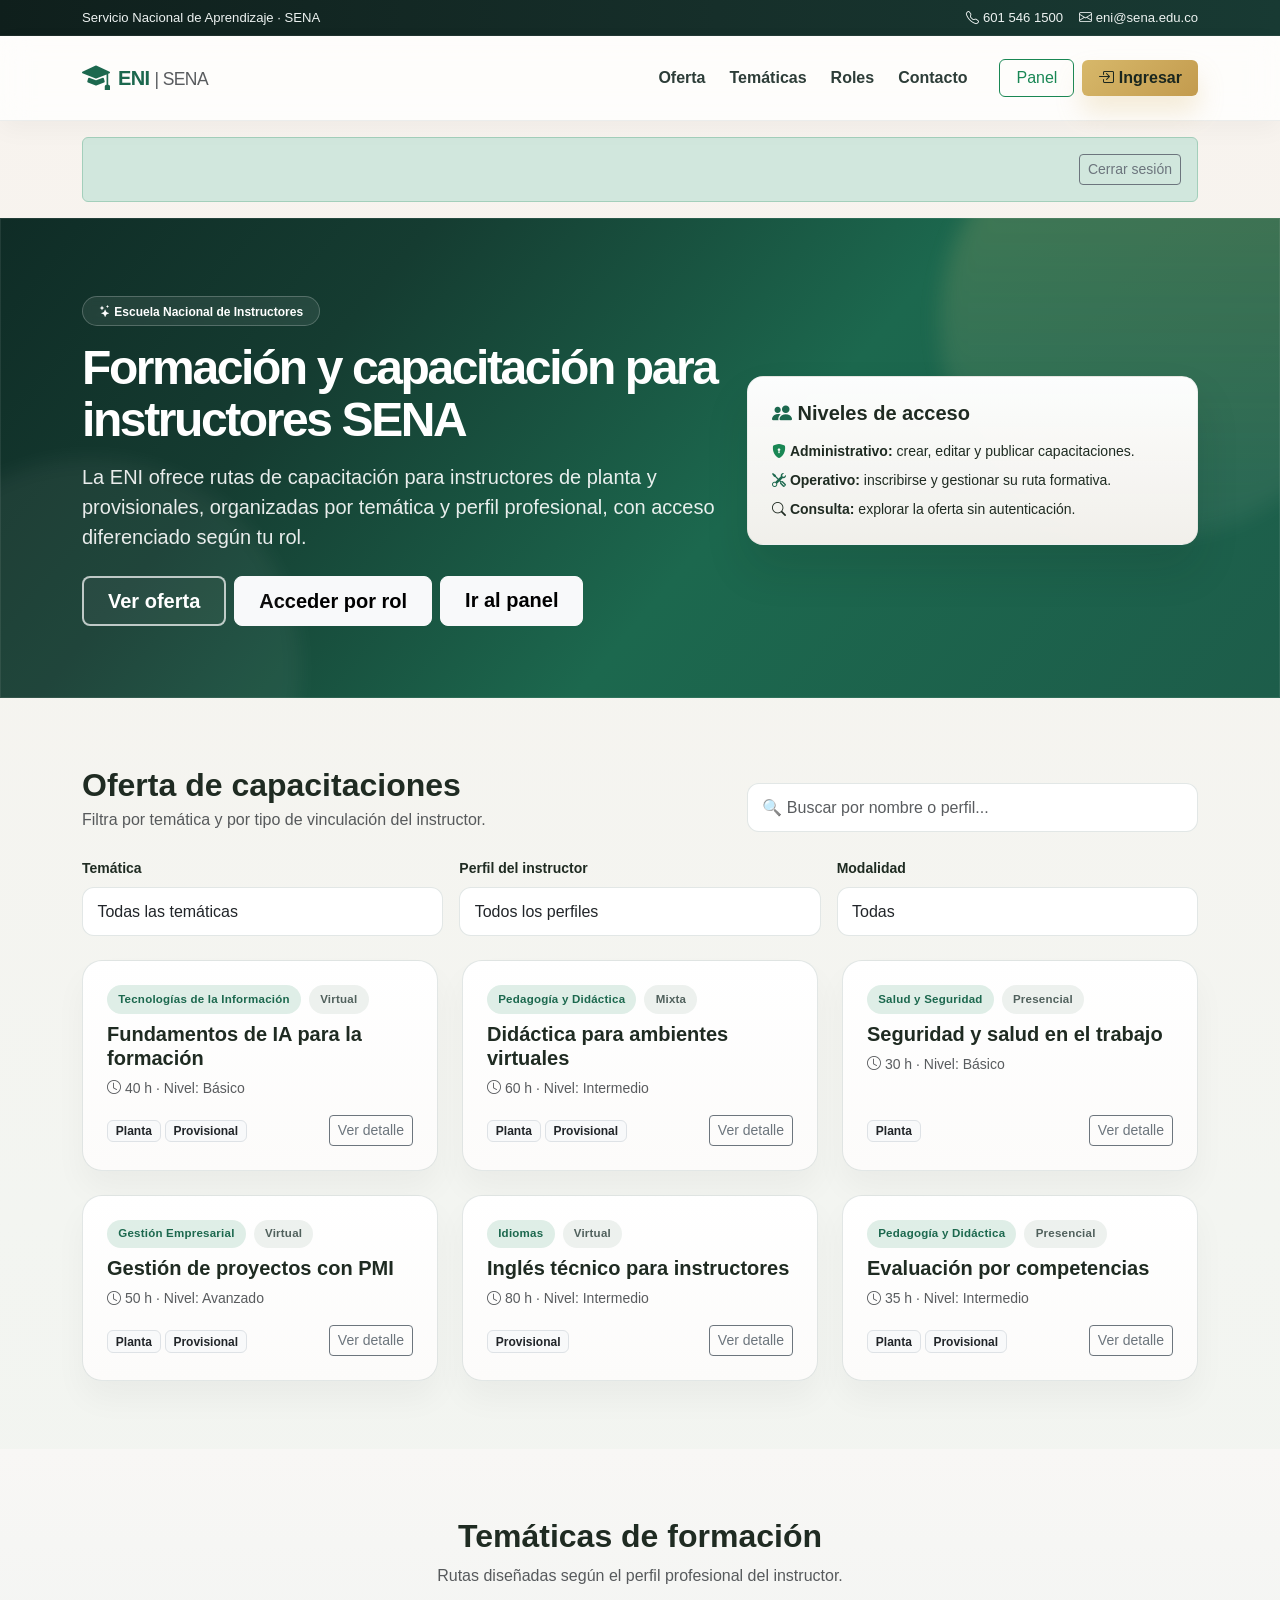
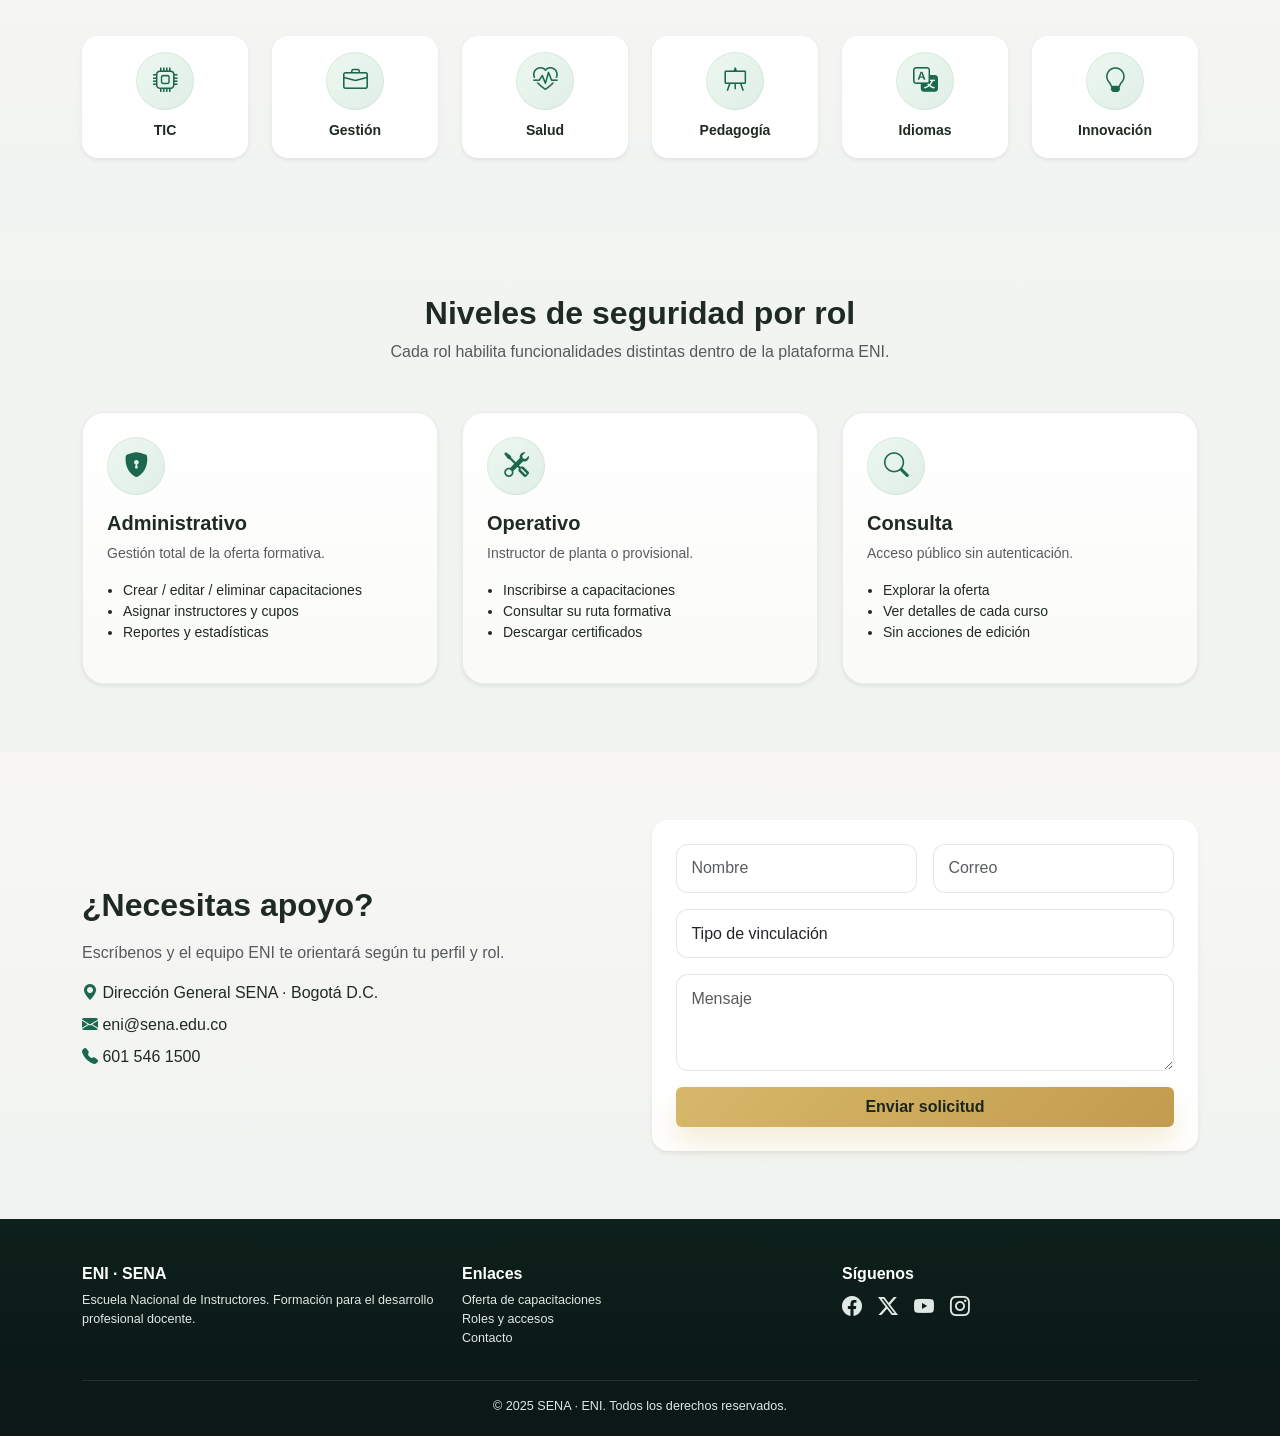
<file: index.html>
<!DOCTYPE html>
<html lang="es">
<head>
<meta charset="UTF-8">
<meta name="viewport" content="width=device-width, initial-scale=1">
<title>ENI · Oferta de Capacitaciones | SENA</title>
<link href="https://cdn.jsdelivr.net/npm/bootstrap@5.3.3/dist/css/bootstrap.min.css" rel="stylesheet">
<link href="https://cdn.jsdelivr.net/npm/bootstrap-icons@1.11.3/font/bootstrap-icons.css" rel="stylesheet">
<style>
  :root{
    --sena-forest:#153c31;
    --sena-forest-2:#0f2d27;
    --sena-green:#1c684e;
    --sena-green-soft:#dfeee7;
    --sena-gold:#d7b86a;
    --sena-gold-soft:#f4ebd3;
    --sena-ivory:#f7f3ee;
    --sena-ink:#1f2b22;
    --sena-muted:#586860;
    --sena-line:rgba(21,60,49,.12);
    --sena-shadow:0 22px 40px rgba(14, 29, 24, 0.12);
  }
  body{font-family:"Segoe UI",Roboto,Arial,sans-serif;color:var(--sena-ink);background:linear-gradient(180deg,#f8f3ee 0%, #f3f5f1 40%, #eef2ee 100%);}
  .topbar{background:linear-gradient(90deg,#0f1f1c,#162f2a 56%,#183a33);color:#edf2f1;font-size:.82rem;box-shadow:inset 0 -1px 0 rgba(255,255,255,.06);}
  .topbar a{color:#edf2f1;text-decoration:none;}
  .navbar-sena{background:rgba(255,255,255,.78);backdrop-filter:blur(14px);-webkit-backdrop-filter:blur(14px);border-bottom:1px solid rgba(21,60,49,.08);box-shadow:0 8px 24px rgba(17,31,28,.04);}
  .navbar-sena .navbar-brand span{font-weight:800;color:var(--sena-green);letter-spacing:-.03em;}
  .navbar-sena .nav-link{color:#2d3d38;font-weight:600;transition:.2s ease;}
  .navbar-sena .nav-link:hover{color:var(--sena-green);transform:translateY(-1px);}
  .hero{
    background:linear-gradient(130deg,#0f2c26 0%, var(--sena-forest) 26%, var(--sena-green) 58%, #1d5d4a 100%);
    color:#fff;padding:78px 0 72px;position:relative;overflow:hidden;
    box-shadow:inset 0 0 0 1px rgba(255,255,255,.08);
  }
  .hero::before{
    content:"";position:absolute;right:-90px;top:-110px;width:430px;height:430px;border-radius:50%;background:linear-gradient(180deg, rgba(215,184,106,.22), rgba(255,255,255,.05));filter:blur(10px);}
  .hero::after{
    content:"";position:absolute;left:-120px;bottom:-180px;width:420px;height:420px;border-radius:50%;background:rgba(255,255,255,.05);filter:blur(10px);}
  .hero h1{font-weight:800;line-height:1.08;letter-spacing:-.05em;}
  .hero .lead{max-width:640px;color:rgba(255,255,255,.9);}
  .hero .badge-soft{background:rgba(255,255,255,.08);border:1px solid rgba(255,255,255,.22);backdrop-filter:blur(5px);color:#fff;}
  .btn-sena{background:linear-gradient(135deg,var(--sena-gold),#c39b4e);color:#1a261e;font-weight:800;border:none;box-shadow:0 16px 26px rgba(215,184,106,.25);transition:.2s ease;}
  .btn-sena:hover{background:linear-gradient(135deg,#dcbf7a,#bc9744);color:#122018;transform:translateY(-1px);box-shadow:0 18px 30px rgba(215,184,106,.3);}
  .btn-outline-sena{border:2px solid rgba(255,255,255,.7);color:#fff;font-weight:700;background:rgba(255,255,255,.04);}
  .btn-outline-sena:hover{background:#fff;color:var(--sena-green);}
  .section{padding:68px 0;}
  .section-alt{background:linear-gradient(180deg,#f8f7f5,#f0f3f1);}
  .card-curso{border:1px solid var(--sena-line);border-radius:20px;transition:.25s;height:100%;background:linear-gradient(180deg,#fff 0%, #fcfbfa 100%);box-shadow:0 18px 32px rgba(18,30,27,.04);padding:1.25rem;}
  .card-curso:hover{transform:translateY(-6px);box-shadow:0 24px 40px rgba(12,29,24,.09);border-color:rgba(28,104,78,.35);}
  .chip{background:var(--sena-green-soft);color:var(--sena-green);font-size:.72rem;font-weight:800;
        padding:.35rem .7rem;border-radius:999px;letter-spacing:.02em;}
  .chip-gris{background:#edf1ee;color:#51615d;font-size:.72rem;font-weight:700;
        padding:.35rem .7rem;border-radius:999px;letter-spacing:.02em;}
  .role-card{border-radius:22px;border:1px solid rgba(21,60,49,.08);cursor:pointer;transition:.2s;background:linear-gradient(180deg,#fff 0%, #fafaf8 100%);box-shadow:0 18px 35px rgba(18,30,27,.04);padding:1.5rem;}
  .role-card:hover{border-color:rgba(21,60,49,.35);transform:translateY(-4px);box-shadow:var(--sena-shadow);}
  .role-card.active{border-color:rgba(21,60,49,.4);background:linear-gradient(180deg,#f5f9f5 0%, #edf7f0 100%);}
  .icon-circle{width:58px;height:58px;border-radius:50%;display:grid;place-items:center;
    background:linear-gradient(135deg,#edf8ef,#dfeee7);color:var(--sena-green);font-size:1.55rem;box-shadow:inset 0 0 0 1px rgba(28,104,78,.08);}
  .form-control, .form-select{border:1px solid rgba(21,60,49,.12);border-radius:12px;padding:.72rem .9rem;background:#fff;box-shadow:none;}
  .form-control:focus, .form-select:focus{border-color:rgba(28,104,78,.5);box-shadow:0 0 0 .2rem rgba(28,104,78,.12);}
  .bg-white.rounded-4.p-4.shadow{background:linear-gradient(180deg, rgba(255,255,255,.99), rgba(248,244,240,.97)) !important; border:1px solid rgba(21,60,49,.06); box-shadow:0 24px 44px rgba(17,31,28,.12) !important; backdrop-filter:blur(6px);}
  footer{background:linear-gradient(180deg,#0e201b,#0b1816 80%);color:#dfe8e5;padding:45px 0 20px;font-size:.9rem;}
  footer a{color:#dfe8e5;text-decoration:none;}
  footer a:hover{color:#fff;}
  .lock-banner{display:none;}
</style>
</head>
<body>

<!-- Barra superior -->
<div class="topbar py-2">
  <div class="container d-flex flex-wrap justify-content-between gap-2">
    <div><i class="bi bi-gov"></i> Servicio Nacional de Aprendizaje · SENA</div>
    <div class="d-flex gap-3">
      <a href="#"><i class="bi bi-telephone"></i> 601 546 1500</a>
      <a href="#"><i class="bi bi-envelope"></i> eni@sena.edu.co</a>
    </div>
  </div>
</div>

<!-- Navbar -->
<nav class="navbar navbar-expand-lg navbar-sena sticky-top py-3">
  <div class="container">
    <a class="navbar-brand d-flex align-items-center gap-2" href="#">
      <i class="bi bi-mortarboard-fill fs-3" style="color:var(--sena-green)"></i>
      <span>ENI <small class="text-muted fw-normal">| SENA</small></span>
    </a>
    <button class="navbar-toggler" type="button" data-bs-toggle="collapse" data-bs-target="#navMain">
      <span class="navbar-toggler-icon"></span>
    </button>
    <div class="collapse navbar-collapse" id="navMain">
      <ul class="navbar-nav ms-auto align-items-lg-center gap-lg-2">
        <li class="nav-item"><a class="nav-link" href="#oferta">Oferta</a></li>
        <li class="nav-item"><a class="nav-link" href="#temas">Temáticas</a></li>
        <li class="nav-item"><a class="nav-link" href="#roles">Roles</a></li>
        <li class="nav-item"><a class="nav-link" href="#contacto">Contacto</a></li>
        <li class="nav-item ms-lg-3">
          <a href="html.html" class="btn btn-outline-success px-3">Panel</a>
        </li>
        <li class="nav-item">
          <button class="btn btn-sena px-3" data-bs-toggle="modal" data-bs-target="#loginModal">
            <i class="bi bi-box-arrow-in-right"></i> Ingresar
          </button>
        </li>
      </ul>
    </div>
  </div>
</nav>

<!-- Banner de sesión -->
<div class="container mt-3">
  <div id="sessionBanner" class="alert alert-success lock-banner d-flex justify-content-between align-items-center">
    <span id="sessionText"></span>
    <button class="btn btn-sm btn-outline-secondary" onclick="logout()">Cerrar sesión</button>
  </div>
</div>

<!-- Hero -->
<header class="hero">
  <div class="container">
    <div class="row align-items-center g-4">
      <div class="col-lg-7">
        <span class="badge badge-soft rounded-pill px-3 py-2 mb-3">
          <i class="bi bi-stars"></i> Escuela Nacional de Instructores
        </span>
        <h1 class="display-5 mb-3">Formación y capacitación para instructores SENA</h1>
        <p class="lead mb-4">
          La ENI ofrece rutas de capacitación para instructores de planta y provisionales,
          organizadas por temática y perfil profesional, con acceso diferenciado según tu rol.
        </p>
        <div class="d-flex flex-wrap gap-2">
          <a href="#oferta" class="btn btn-outline-sena btn-lg px-4">Ver oferta</a>
          <button class="btn btn-light btn-lg px-4 fw-semibold" data-bs-toggle="modal" data-bs-target="#loginModal">
            Acceder por rol
          </button>
          <a href="html.html" class="btn btn-light btn-lg px-4 fw-semibold">Ir al panel</a>
        </div>
      </div>
      <div class="col-lg-5">
        <div class="bg-white rounded-4 p-4 shadow" style="color:var(--sena-ink)">
          <h5 class="fw-bold mb-3"><i class="bi bi-people-fill" style="color:var(--sena-green)"></i> Niveles de acceso</h5>
          <ul class="list-unstyled mb-0 small">
            <li class="mb-2"><i class="bi bi-shield-lock-fill text-success"></i> <strong>Administrativo:</strong> crear, editar y publicar capacitaciones.</li>
            <li class="mb-2"><i class="bi bi-tools" style="color:var(--sena-green)"></i> <strong>Operativo:</strong> inscribirse y gestionar su ruta formativa.</li>
            <li><i class="bi bi-search"></i> <strong>Consulta:</strong> explorar la oferta sin autenticación.</li>
          </ul>
        </div>
      </div>
    </div>
  </div>
</header>

<!-- Oferta / Catálogo -->
<section id="oferta" class="section">
  <div class="container">
    <div class="row align-items-end mb-4">
      <div class="col-md-7">
        <h2 class="fw-bold mb-1">Oferta de capacitaciones</h2>
        <p class="text-muted mb-0">Filtra por temática y por tipo de vinculación del instructor.</p>
      </div>
      <div class="col-md-5 mt-3 mt-md-0">
        <input id="search" class="form-control" placeholder="🔍 Buscar por nombre o perfil...">
      </div>
    </div>

    <div class="row g-3 mb-4">
      <div class="col-md-4">
        <label class="form-label fw-semibold small">Temática</label>
        <select id="filtroTema" class="form-select">
          <option value="">Todas las temáticas</option>
          <option>Tecnologías de la Información</option>
          <option>Gestión Empresarial</option>
          <option>Salud y Seguridad</option>
          <option>Pedagogía y Didáctica</option>
          <option>Idiomas</option>
        </select>
      </div>
      <div class="col-md-4">
        <label class="form-label fw-semibold small">Perfil del instructor</label>
        <select id="filtroPerfil" class="form-select">
          <option value="">Todos los perfiles</option>
          <option>Planta</option>
          <option>Provisional</option>
        </select>
      </div>
      <div class="col-md-4">
        <label class="form-label fw-semibold small">Modalidad</label>
        <select id="filtroModalidad" class="form-select">
          <option value="">Todas</option>
          <option>Presencial</option>
          <option>Virtual</option>
          <option>Mixta</option>
        </select>
      </div>
    </div>

    <div id="gridCursos" class="row g-4"></div>
    <p id="sinResultados" class="text-center text-muted mt-4 d-none">No se encontraron capacitaciones con esos filtros.</p>
  </div>
</section>

<!-- Temáticas -->
<section id="temas" class="section section-alt">
  <div class="container text-center">
    <h2 class="fw-bold mb-2">Temáticas de formación</h2>
    <p class="text-muted mb-5">Rutas diseñadas según el perfil profesional del instructor.</p>
    <div class="row g-4">
      <div class="col-6 col-md-4 col-lg-2">
        <div class="bg-white rounded-4 p-3 h-100 shadow-sm">
          <div class="icon-circle mx-auto mb-2"><i class="bi bi-cpu"></i></div>
          <small class="fw-semibold">TIC</small>
        </div>
      </div>
      <div class="col-6 col-md-4 col-lg-2">
        <div class="bg-white rounded-4 p-3 h-100 shadow-sm">
          <div class="icon-circle mx-auto mb-2"><i class="bi bi-briefcase"></i></div>
          <small class="fw-semibold">Gestión</small>
        </div>
      </div>
      <div class="col-6 col-md-4 col-lg-2">
        <div class="bg-white rounded-4 p-3 h-100 shadow-sm">
          <div class="icon-circle mx-auto mb-2"><i class="bi bi-heart-pulse"></i></div>
          <small class="fw-semibold">Salud</small>
        </div>
      </div>
      <div class="col-6 col-md-4 col-lg-2">
        <div class="bg-white rounded-4 p-3 h-100 shadow-sm">
          <div class="icon-circle mx-auto mb-2"><i class="bi bi-easel"></i></div>
          <small class="fw-semibold">Pedagogía</small>
        </div>
      </div>
      <div class="col-6 col-md-4 col-lg-2">
        <div class="bg-white rounded-4 p-3 h-100 shadow-sm">
          <div class="icon-circle mx-auto mb-2"><i class="bi bi-translate"></i></div>
          <small class="fw-semibold">Idiomas</small>
        </div>
      </div>
      <div class="col-6 col-md-4 col-lg-2">
        <div class="bg-white rounded-4 p-3 h-100 shadow-sm">
          <div class="icon-circle mx-auto mb-2"><i class="bi bi-lightbulb"></i></div>
          <small class="fw-semibold">Innovación</small>
        </div>
      </div>
    </div>
  </div>
</section>

<!-- Roles -->
<section id="roles" class="section">
  <div class="container">
    <h2 class="fw-bold text-center mb-2">Niveles de seguridad por rol</h2>
    <p class="text-muted text-center mb-5">Cada rol habilita funcionalidades distintas dentro de la plataforma ENI.</p>
    <div class="row g-4">
      <div class="col-md-4">
        <div class="role-card p-4 h-100 shadow-sm">
          <div class="icon-circle mb-3"><i class="bi bi-shield-lock-fill"></i></div>
          <h5 class="fw-bold">Administrativo</h5>
          <p class="text-muted small">Gestión total de la oferta formativa.</p>
          <ul class="small ps-3">
            <li>Crear / editar / eliminar capacitaciones</li>
            <li>Asignar instructores y cupos</li>
            <li>Reportes y estadísticas</li>
          </ul>
        </div>
      </div>
      <div class="col-md-4">
        <div class="role-card p-4 h-100 shadow-sm">
          <div class="icon-circle mb-3"><i class="bi bi-tools"></i></div>
          <h5 class="fw-bold">Operativo</h5>
          <p class="text-muted small">Instructor de planta o provisional.</p>
          <ul class="small ps-3">
            <li>Inscribirse a capacitaciones</li>
            <li>Consultar su ruta formativa</li>
            <li>Descargar certificados</li>
          </ul>
        </div>
      </div>
      <div class="col-md-4">
        <div class="role-card p-4 h-100 shadow-sm">
          <div class="icon-circle mb-3"><i class="bi bi-search"></i></div>
          <h5 class="fw-bold">Consulta</h5>
          <p class="text-muted small">Acceso público sin autenticación.</p>
          <ul class="small ps-3">
            <li>Explorar la oferta</li>
            <li>Ver detalles de cada curso</li>
            <li>Sin acciones de edición</li>
          </ul>
        </div>
      </div>
    </div>
  </div>
</section>

<!-- Contacto -->
<section id="contacto" class="section section-alt">
  <div class="container">
    <div class="row g-4 align-items-center">
      <div class="col-lg-6">
        <h2 class="fw-bold mb-3">¿Necesitas apoyo?</h2>
        <p class="text-muted">Escríbenos y el equipo ENI te orientará según tu perfil y rol.</p>
        <ul class="list-unstyled">
          <li class="mb-2"><i class="bi bi-geo-alt-fill" style="color:var(--sena-green)"></i> Dirección General SENA · Bogotá D.C.</li>
          <li class="mb-2"><i class="bi bi-envelope-fill" style="color:var(--sena-green)"></i> eni@sena.edu.co</li>
          <li><i class="bi bi-telephone-fill" style="color:var(--sena-green)"></i> 601 546 1500</li>
        </ul>
      </div>
      <div class="col-lg-6">
        <form class="bg-white p-4 rounded-4 shadow-sm" onsubmit="event.preventDefault();alert('Mensaje enviado (demo)');">
          <div class="row g-3">
            <div class="col-md-6"><input class="form-control" placeholder="Nombre" required></div>
            <div class="col-md-6"><input class="form-control" type="email" placeholder="Correo" required></div>
            <div class="col-12">
              <select class="form-select" required>
                <option value="">Tipo de vinculación</option>
                <option>Instructor de planta</option>
                <option>Instructor provisional</option>
                <option>Otro</option>
              </select>
            </div>
            <div class="col-12"><textarea class="form-control" rows="3" placeholder="Mensaje"></textarea></div>
            <div class="col-12"><button class="btn btn-sena w-100 py-2">Enviar solicitud</button></div>
          </div>
        </form>
      </div>
    </div>
  </div>
</section>

<footer>
  <div class="container">
    <div class="row g-4">
      <div class="col-md-4">
        <h6 class="text-white fw-bold">ENI · SENA</h6>
        <p class="small">Escuela Nacional de Instructores. Formación para el desarrollo profesional docente.</p>
      </div>
      <div class="col-md-4">
        <h6 class="text-white fw-bold">Enlaces</h6>
        <ul class="list-unstyled small">
          <li><a href="#oferta">Oferta de capacitaciones</a></li>
          <li><a href="#roles">Roles y accesos</a></li>
          <li><a href="#contacto">Contacto</a></li>
        </ul>
      </div>
      <div class="col-md-4">
        <h6 class="text-white fw-bold">Síguenos</h6>
        <div class="d-flex gap-3 fs-5">
          <a href="#"><i class="bi bi-facebook"></i></a>
          <a href="#"><i class="bi bi-twitter-x"></i></a>
          <a href="#"><i class="bi bi-youtube"></i></a>
          <a href="#"><i class="bi bi-instagram"></i></a>
        </div>
      </div>
    </div>
    <hr class="border-secondary">
    <p class="text-center small mb-0">© 2025 SENA · ENI. Todos los derechos reservados.</p>
  </div>
</footer>

<div class="modal fade" id="loginModal" tabindex="-1">
  <div class="modal-dialog modal-dialog-centered">
    <div class="modal-content rounded-4">
      <div class="modal-header border-0">
        <h5 class="modal-title fw-bold">Ingreso a la plataforma ENI</h5>
        <button class="btn-close" data-bs-dismiss="modal"></button>
      </div>
      <div class="modal-body">
        <label class="form-label small fw-semibold">Selecciona tu rol (demo)</label>
        <div class="d-grid gap-2 mb-3">
          <button class="btn btn-outline-success text-start" onclick="login('Administrativo')">
            <i class="bi bi-shield-lock-fill"></i> Administrativo
          </button>
          <button class="btn btn-outline-success text-start" onclick="login('Operativo')">
            <i class="bi bi-tools"></i> Operativo (Instructor)
          </button>
          <button class="btn btn-outline-secondary text-start" onclick="login('Consulta')">
            <i class="bi bi-search"></i> Consulta
          </button>
        </div>
        <p class="small text-muted mb-0">Demo: los roles se almacenan en <code>localStorage</code>. En producción conéctalo a tu backend/SSO.</p>
      </div>
    </div>
  </div>
</div>

<script src="https://cdn.jsdelivr.net/npm/bootstrap@5.3.3/dist/js/bootstrap.bundle.min.js"></script>
<script>
const cursos = [
  {t:"Fundamentos de IA para la formación", tema:"Tecnologías de la Información", perfil:["Planta","Provisional"], mod:"Virtual", dur:"40 h", nivel:"Básico"},
  {t:"Didáctica para ambientes virtuales", tema:"Pedagogía y Didáctica", perfil:["Planta","Provisional"], mod:"Mixta", dur:"60 h", nivel:"Intermedio"},
  {t:"Seguridad y salud en el trabajo", tema:"Salud y Seguridad", perfil:["Planta"], mod:"Presencial", dur:"30 h", nivel:"Básico"},
  {t:"Gestión de proyectos con PMI", tema:"Gestión Empresarial", perfil:["Planta","Provisional"], mod:"Virtual", dur:"50 h", nivel:"Avanzado"},
  {t:"Inglés técnico para instructores", tema:"Idiomas", perfil:["Provisional"], mod:"Virtual", dur:"80 h", nivel:"Intermedio"},
  {t:"Evaluación por competencias", tema:"Pedagogía y Didáctica", perfil:["Planta","Provisional"], mod:"Presencial", dur:"35 h", nivel:"Intermedio"},
];

function render(lista){
  const grid = document.getElementById('gridCursos');
  grid.innerHTML = '';
  document.getElementById('sinResultados').classList.toggle('d-none', lista.length>0);
  lista.forEach(c=>{
    grid.innerHTML += `
      <div class="col-md-6 col-lg-4">
        <div class="card-curso p-4 d-flex flex-column">
          <div class="d-flex gap-2 mb-2 flex-wrap">
            <span class="chip">${c.tema}</span>
            <span class="chip-gris">${c.mod}</span>
          </div>
          <h5 class="fw-bold mb-2">${c.t}</h5>
          <p class="text-muted small mb-3">
            <i class="bi bi-clock"></i> ${c.dur} · Nivel: ${c.nivel}
          </p>
          <div class="mt-auto d-flex justify-content-between align-items-center">
            <div>
              ${c.perfil.map(p=>`<span class="badge bg-light text-dark border me-1">${p}</span>`).join('')}
            </div>
            <button class="btn btn-sm btn-sena accion-curso" data-nombre="${c.t}">Ver detalle</button>
          </div>
        </div>
      </div>`;
  });
  aplicarPermisos();
}

function filtrar(){
  const q = document.getElementById('search').value.toLowerCase();
  const tema = document.getElementById('filtroTema').value;
  const perfil = document.getElementById('filtroPerfil').value;
  const mod = document.getElementById('filtroModalidad').value;

  const res = cursos.filter(c =>
    (!q || c.t.toLowerCase().includes(q)) &&
    (!tema || c.tema === tema) &&
    (!perfil || c.perfil.includes(perfil)) &&
    (!mod || c.mod === mod)
  );
  render(res);
}
['search','filtroTema','filtroPerfil','filtroModalidad'].forEach(id=>{
  document.getElementById(id).addEventListener('input', filtrar);
  document.getElementById(id).addEventListener('change', filtrar);
});

function getRol(){ return localStorage.getItem('eni_rol'); }

function login(rol){
  localStorage.setItem('eni_rol', rol);
  bootstrap.Modal.getInstance(document.getElementById('loginModal')).hide();
  actualizarSesion();
}

function logout(){
  localStorage.removeItem('eni_rol');
  actualizarSesion();
}

function actualizarSesion(){
  const rol = getRol();
  const banner = document.getElementById('sessionBanner');
  const txt = document.getElementById('sessionText');
  if(rol){
    banner.classList.remove('lock-banner');
    txt.innerHTML = `<i class="bi bi-person-check-fill"></i> Sesión activa como <strong>${rol}</strong>`;
  } else {
    banner.classList.add('lock-banner');
  }
  aplicarPermisos();
}

function aplicarPermisos(){
  const rol = getRol();
  document.querySelectorAll('.accion-curso').forEach(btn=>{
    if(rol === 'Administrativo'){
      btn.textContent = 'Gestionar';
      btn.className = 'btn btn-sm btn-warning accion-curso';
    } else if(rol === 'Operativo'){
      btn.textContent = 'Inscribirse';
      btn.className = 'btn btn-sm btn-sena accion-curso';
    } else {
      btn.textContent = 'Ver detalle';
      btn.className = 'btn btn-sm btn-outline-secondary accion-curso';
    }
  });
}

render(cursos);
actualizarSesion();
</script>
</body>
</html>
</file>
